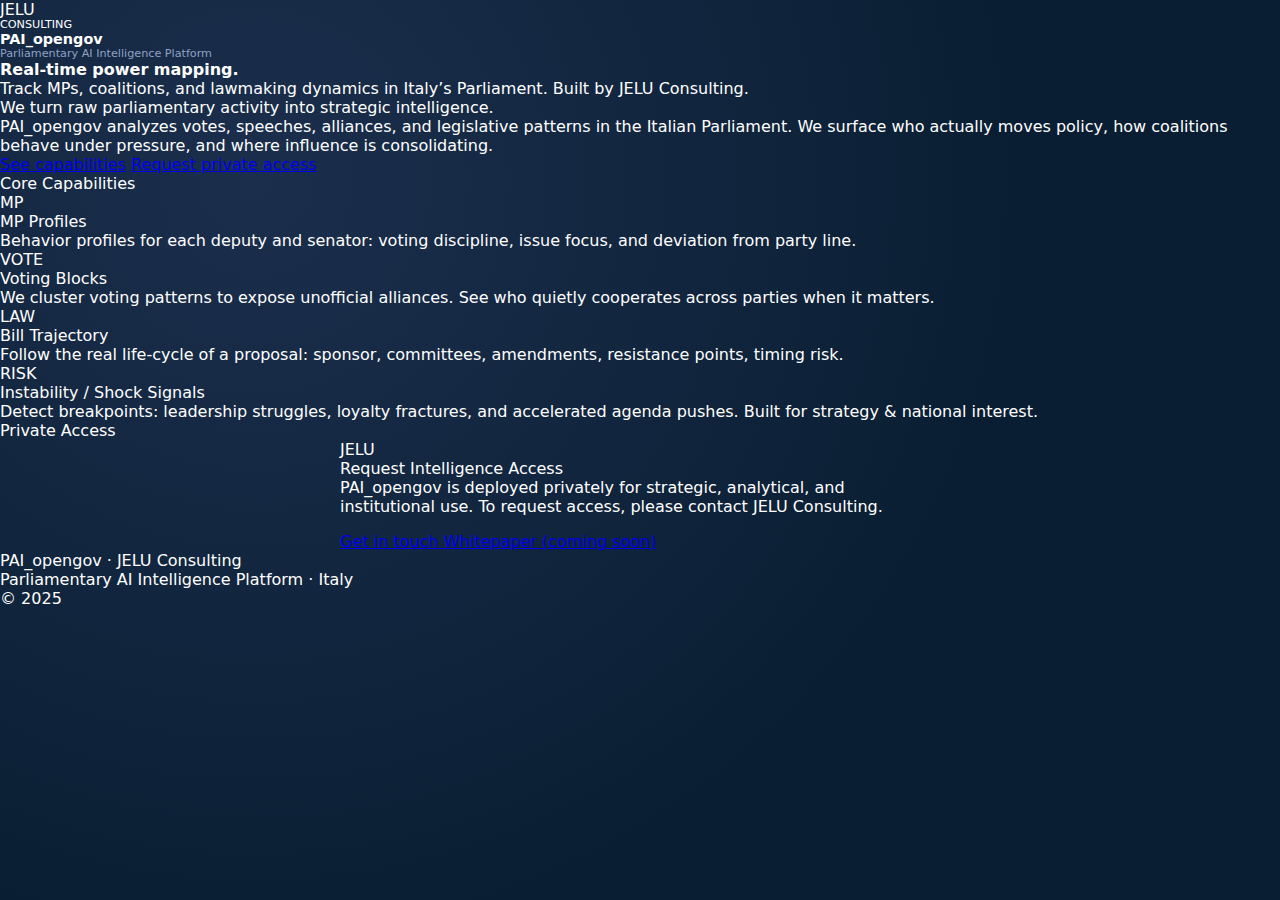
<file: index.html>
<!DOCTYPE html>
<html lang="en">
<head>
  <meta charset="UTF-8" />
  <meta name="viewport" content="width=device-width,initial-scale=1" />
  <title>PAI_opengov · JELU Consulting</title>
  <link rel="stylesheet" href="style.css" />
</head>
<body>
  <div class="page">

    <!-- HERO / HEADER CARD -->
    <section class="hero-card">
      <div class="brand-row">
        <div class="brand-left">
          <div class="brand-logo">
            <div>
              <div>JELU</div>
              <div style="font-size:0.7rem; font-weight:400; line-height:1.1;">CONSULTING</div>
            </div>
          </div>
          <div class="brand-text">
            <div class="brand-title">PAI_opengov</div>
            <div class="brand-sub">Parliamentary AI Intelligence Platform</div>
          </div>
        </div>

        <div class="tagline-box">
          <strong>Real-time power mapping.</strong><br/>
          Track MPs, coalitions, and lawmaking dynamics in Italy’s Parliament.
          Built by JELU Consulting.
        </div>
      </div>

      <div class="hero-main">
        <div>
          <div class="hero-title">
            We turn raw parliamentary activity into strategic intelligence.
          </div>
          <div class="hero-desc">
            PAI_opengov analyzes votes, speeches, alliances, and legislative patterns
            in the Italian Parliament. We surface who actually moves policy,
            how coalitions behave under pressure, and where influence is consolidating.
          </div>

          <div class="hero-cta-row">
            <a class="btn-primary" href="#features">See capabilities</a>
            <a class="btn-secondary" href="#contact">Request private access</a>
          </div>
        </div>
      </div>
    </section>

    <!-- FEATURE GRID -->
    <section class="section-block" id="features">
      <div class="section-title">Core Capabilities</div>

      <div class="feature-grid">

        <div class="feature-card">
          <div class="feature-head">
            <div class="feature-icon">MP</div>
            <div>
              <div class="feature-title">MP Profiles</div>
              <div class="feature-desc">
                Behavior profiles for each deputy and senator:
                voting discipline, issue focus, and deviation from party line.
              </div>
            </div>
          </div>
        </div>

        <div class="feature-card">
          <div class="feature-head">
            <div class="feature-icon">VOTE</div>
            <div>
              <div class="feature-title">Voting Blocks</div>
              <div class="feature-desc">
                We cluster voting patterns to expose unofficial alliances.
                See who quietly cooperates across parties when it matters.
              </div>
            </div>
          </div>
        </div>

        <div class="feature-card">
          <div class="feature-head">
            <div class="feature-icon">LAW</div>
            <div>
              <div class="feature-title">Bill Trajectory</div>
              <div class="feature-desc">
                Follow the real life-cycle of a proposal: sponsor,
                committees, amendments, resistance points, timing risk.
              </div>
            </div>
          </div>
        </div>

        <div class="feature-card">
          <div class="feature-head">
            <div class="feature-icon">RISK</div>
            <div>
              <div class="feature-title">Instability / Shock Signals</div>
              <div class="feature-desc">
                Detect breakpoints: leadership struggles, loyalty fractures,
                and accelerated agenda pushes. Built for strategy & national interest.
              </div>
            </div>
          </div>
        </div>

      </div>
    </section>

    <!-- CONTACT / ACCESS -->
    <section class="section-block" id="contact">
      <div class="section-title">Private Access</div>

      <div class="feature-card" style="max-width:600px; margin:0 auto;">
        <div class="feature-head">
          <div class="feature-icon">JELU</div>
          <div>
            <div class="feature-title">Request Intelligence Access</div>
            <div class="feature-desc">
              PAI_opengov is deployed privately for strategic, analytical,
              and institutional use. To request access, please contact JELU Consulting.
            </div>
          </div>
        </div>

        <div class="hero-cta-row" style="margin-top:1rem;">
          <a class="btn-primary" href="mailto:info@jelu-consulting.example">
            Get in touch
          </a>
          <a class="btn-secondary" href="#">
            Whitepaper (coming soon)
          </a>
        </div>
      </div>
    </section>

    <div class="footer-note">
      PAI_opengov · JELU Consulting<br/>
      Parliamentary AI Intelligence Platform · Italy<br/>
      © 2025
    </div>

  </div>
</body>
</html>
</file>
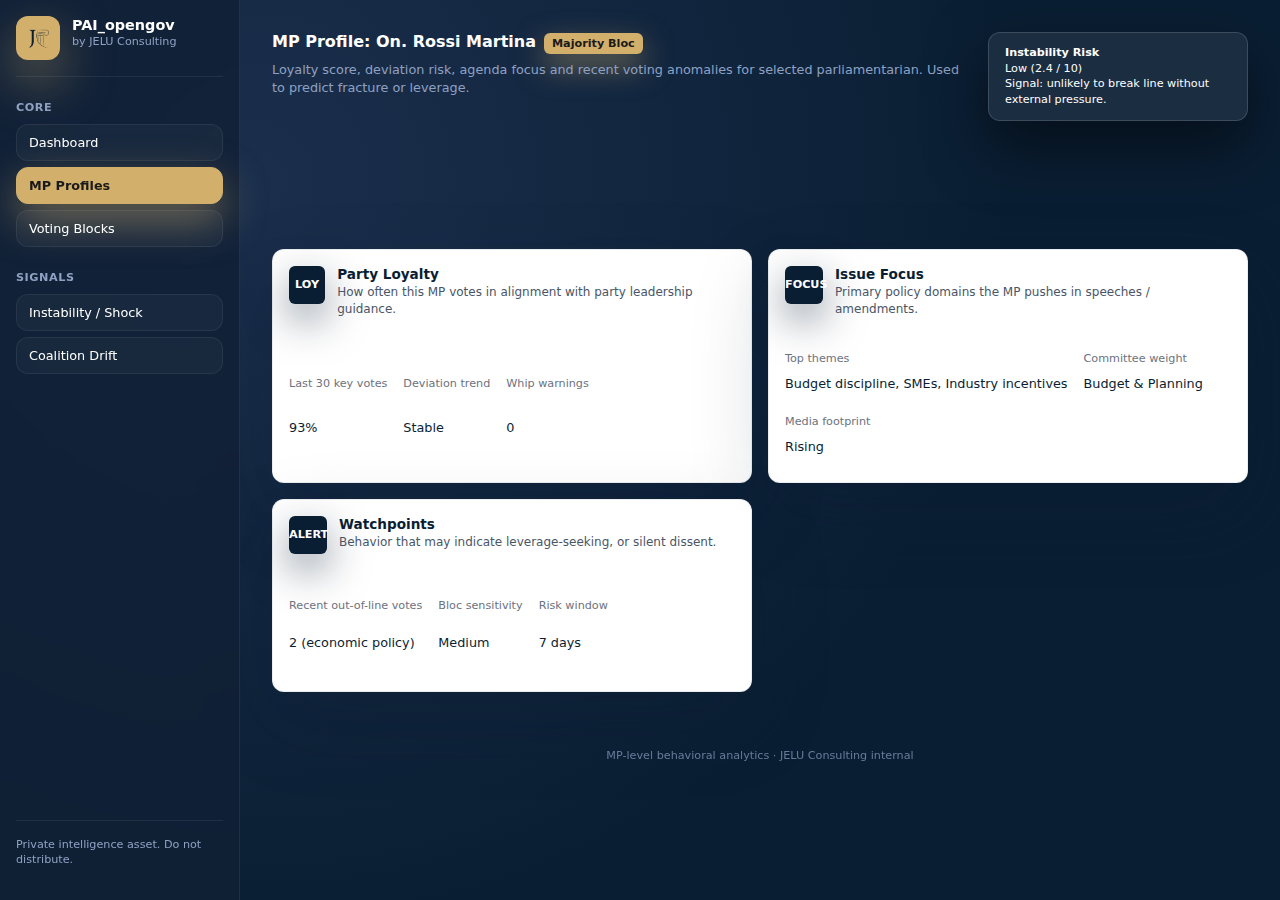
<file: mp.html>
<!DOCTYPE html>
<html lang="en">
<head>
  <meta charset="UTF-8"/>
  <meta name="viewport" content="width=device-width,initial-scale=1"/>
  <title>MP Profile · PAI_opengov</title>
  <link rel="stylesheet" href="style.css"/>
  <script defer src="app.js"></script>
</head>
<body>

  <aside class="sidebar">
    <div class="brand-block">
      <div class="brand-logo-box">
        <img src="logo-jelu-dark.png" alt="JELU"/>
      </div>
      <div class="brand-names">
        <div class="brand-title">PAI_opengov</div>
        <div class="brand-sub">by JELU Consulting</div>
      </div>
    </div>

    <div class="nav-block">
      <div class="nav-label">Core</div>
      <a class="nav-link" href="index.html">Dashboard</a>
      <a class="nav-link active" href="mp.html">MP Profiles</a>
      <a class="nav-link" href="votes.html">Voting Blocks</a>
    </div>

    <div class="nav-block">
      <div class="nav-label">Signals</div>
      <a class="nav-link" href="#risk">Instability / Shock</a>
      <a class="nav-link" href="votes.html#coalitions">Coalition Drift</a>
    </div>

    <div class="sidebar-footer">
      Private intelligence asset. Do not distribute.
    </div>
  </aside>

  <main class="main-area">

    <div class="topbar">
      <div class="topbar-left">
        <div class="page-title">
          <div>MP Profile: <span id="mp-name">On. Rossi Martina</span></div>
          <div class="chip" id="mp-party">Majority Bloc</div>
        </div>
        <div class="page-desc">
          Loyalty score, deviation risk, agenda focus and recent voting anomalies
          for selected parliamentarian. Used to predict fracture or leverage.
        </div>
      </div>

      <div class="topbar-right" id="risk">
        <strong>Instability Risk</strong><br/>
        <span id="mp-risk-score">Low (2.4 / 10)</span><br/>
        Signal: unlikely to break line without external pressure.
      </div>
    </div>

    <section class="card-grid">

      <div class="card">
        <div class="card-head">
          <div class="card-icon">LOY</div>
          <div>
            <div class="card-title">Party Loyalty</div>
            <div class="card-desc">
              How often this MP votes in alignment with party leadership guidance.
            </div>
          </div>
        </div>

        <div class="stat-block">
          <div class="stat-item">
            <div class="stat-label">Last 30 key votes</div>
            <div id="mp-loyalty-30">93%</div>
          </div>
          <div class="stat-item">
            <div class="stat-label">Deviation trend</div>
            <div id="mp-deviation-trend">Stable</div>
          </div>
          <div class="stat-item">
            <div class="stat-label">Whip warnings</div>
            <div id="mp-whip-warnings">0</div>
          </div>
        </div>
      </div>

      <div class="card">
        <div class="card-head">
          <div class="card-icon">FOCUS</div>
          <div>
            <div class="card-title">Issue Focus</div>
            <div class="card-desc">
              Primary policy domains the MP pushes in speeches / amendments.
            </div>
          </div>
        </div>

        <div class="stat-block">
          <div class="stat-item">
            <div class="stat-label">Top themes</div>
            <div id="mp-top-themes">Budget discipline, SMEs, Industry incentives</div>
          </div>
          <div class="stat-item">
            <div class="stat-label">Committee weight</div>
            <div id="mp-committee">Budget & Planning</div>
          </div>
          <div class="stat-item">
            <div class="stat-label">Media footprint</div>
            <div id="mp-media">Rising</div>
          </div>
        </div>
      </div>

      <div class="card">
        <div class="card-head">
          <div class="card-icon">ALERT</div>
          <div>
            <div class="card-title">Watchpoints</div>
            <div class="card-desc">
              Behavior that may indicate leverage-seeking, or silent dissent.
            </div>
          </div>
        </div>

        <div class="stat-block">
          <div class="stat-item">
            <div class="stat-label">Recent out-of-line votes</div>
            <div id="mp-out-of-line">2 (economic policy)</div>
          </div>
          <div class="stat-item">
            <div class="stat-label">Bloc sensitivity</div>
            <div id="mp-sensitivity">Medium</div>
          </div>
          <div class="stat-item">
            <div class="stat-label">Risk window</div>
            <div id="mp-risk-window">7 days</div>
          </div>
        </div>
      </div>

    </section>

    <div class="footer-hint">
      MP-level behavioral analytics · JELU Consulting internal
    </div>

  </main>

</body>
</html>
</file>
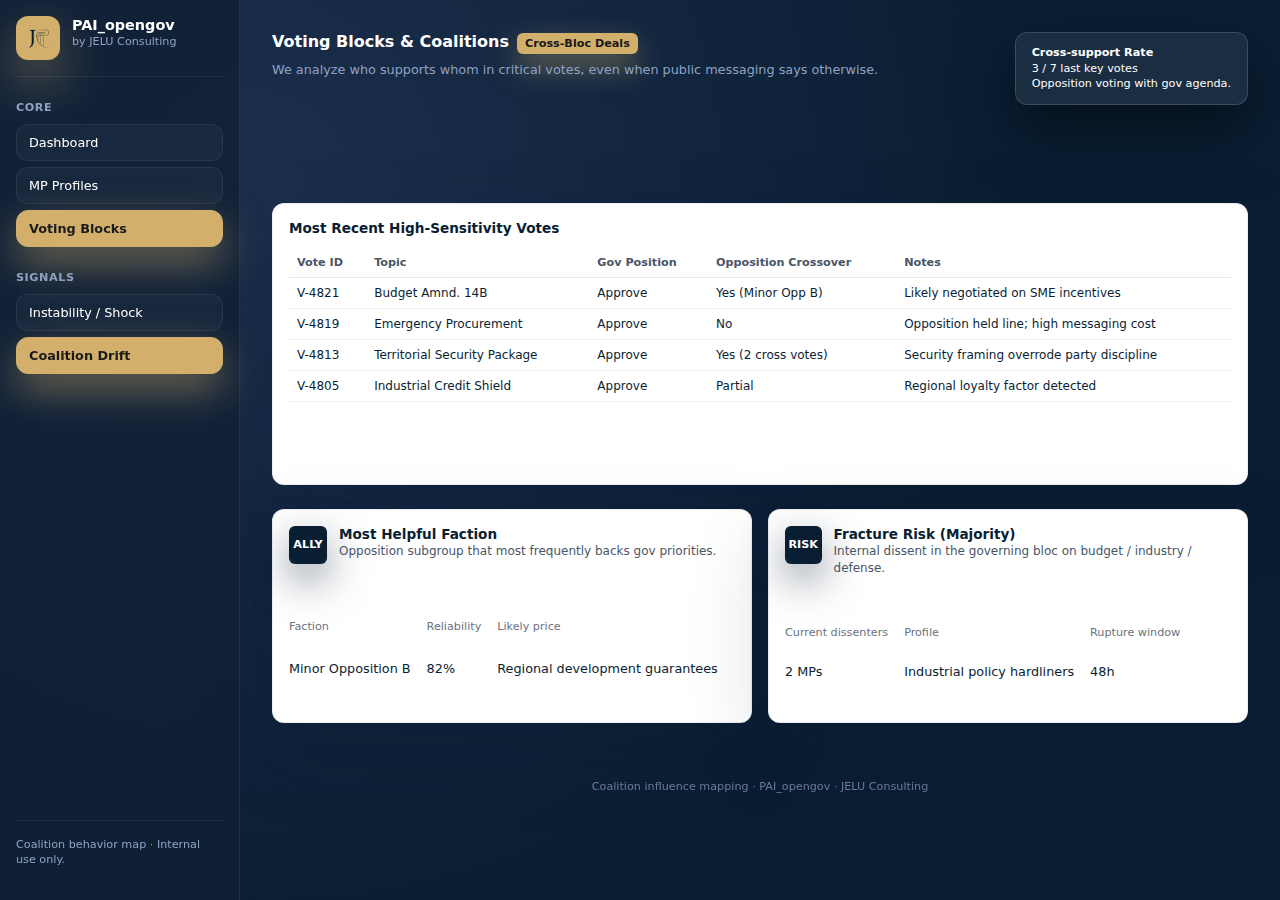
<file: votes.html>
<!DOCTYPE html>
<html lang="en">
<head>
  <meta charset="UTF-8"/>
  <meta name="viewport" content="width=device-width,initial-scale=1"/>
  <title>Voting Blocks · PAI_opengov</title>
  <link rel="stylesheet" href="style.css"/>
  <script defer src="app.js"></script>
</head>
<body>

  <aside class="sidebar">
    <div class="brand-block">
      <div class="brand-logo-box">
        <img src="logo-jelu-dark.png" alt="JELU"/>
      </div>
      <div class="brand-names">
        <div class="brand-title">PAI_opengov</div>
        <div class="brand-sub">by JELU Consulting</div>
      </div>
    </div>

    <div class="nav-block">
      <div class="nav-label">Core</div>
      <a class="nav-link" href="index.html">Dashboard</a>
      <a class="nav-link" href="mp.html">MP Profiles</a>
      <a class="nav-link active" href="votes.html">Voting Blocks</a>
    </div>

    <div class="nav-block">
      <div class="nav-label">Signals</div>
      <a class="nav-link" href="mp.html#risk">Instability / Shock</a>
      <a class="nav-link active" href="#coalitions">Coalition Drift</a>
    </div>

    <div class="sidebar-footer">
      Coalition behavior map · Internal use only.
    </div>
  </aside>

  <main class="main-area">

    <div class="topbar">
      <div class="topbar-left">
        <div class="page-title">
          <div>Voting Blocks & Coalitions</div>
          <div class="chip">Cross-Bloc Deals</div>
        </div>
        <div class="page-desc">
          We analyze who supports whom in critical votes, even when
          public messaging says otherwise.
        </div>
      </div>

      <div class="topbar-right">
        <strong>Cross-support Rate</strong><br/>
        <span id="xb-support-rate">3 / 7 last key votes</span><br/>
        Opposition voting with gov agenda.
      </div>
    </div>

    <!-- TABLE -->
    <section class="table-card" id="coalitions">
      <div class="table-card-title">
        Most Recent High-Sensitivity Votes
      </div>

      <table>
        <thead>
          <tr>
            <th>Vote ID</th>
            <th>Topic</th>
            <th>Gov Position</th>
            <th>Opposition Crossover</th>
            <th>Notes</th>
          </tr>
        </thead>
        <tbody id="vote-table-body">
          <tr>
            <td>V-4821</td>
            <td>Budget Amnd. 14B</td>
            <td>Approve</td>
            <td>Yes (Minor Opp B)</td>
            <td>Likely negotiated on SME incentives</td>
          </tr>
          <tr>
            <td>V-4819</td>
            <td>Emergency Procurement</td>
            <td>Approve</td>
            <td>No</td>
            <td>Opposition held line; high messaging cost</td>
          </tr>
          <tr>
            <td>V-4813</td>
            <td>Territorial Security Package</td>
            <td>Approve</td>
            <td>Yes (2 cross votes)</td>
            <td>Security framing overrode party discipline</td>
          </tr>
          <tr>
            <td>V-4805</td>
            <td>Industrial Credit Shield</td>
            <td>Approve</td>
            <td>Partial</td>
            <td>Regional loyalty factor detected</td>
          </tr>
        </tbody>
      </table>
    </section>

    <section class="card-grid">

      <div class="card">
        <div class="card-head">
          <div class="card-icon">ALLY</div>
          <div>
            <div class="card-title">Most Helpful Faction</div>
            <div class="card-desc">
              Opposition subgroup that most frequently backs gov priorities.
            </div>
          </div>
        </div>

        <div class="stat-block">
          <div class="stat-item">
            <div class="stat-label">Faction</div>
            <div id="ally-faction">Minor Opposition B</div>
          </div>
          <div class="stat-item">
            <div class="stat-label">Reliability</div>
            <div id="ally-reliability">82%</div>
          </div>
          <div class="stat-item">
            <div class="stat-label">Likely price</div>
            <div id="ally-price">Regional development guarantees</div>
          </div>
        </div>
      </div>

      <div class="card">
        <div class="card-head">
          <div class="card-icon">RISK</div>
          <div>
            <div class="card-title">Fracture Risk (Majority)</div>
            <div class="card-desc">
              Internal dissent in the governing bloc on budget / industry / defense.
            </div>
          </div>
        </div>

        <div class="stat-block">
          <div class="stat-item">
            <div class="stat-label">Current dissenters</div>
            <div id="fracture-dissenters">2 MPs</div>
          </div>
          <div class="stat-item">
            <div class="stat-label">Profile</div>
            <div id="fracture-profile">Industrial policy hardliners</div>
          </div>
          <div class="stat-item">
            <div class="stat-label">Rupture window</div>
            <div id="fracture-window">48h</div>
          </div>
        </div>
      </div>

    </section>

    <div class="footer-hint">
      Coalition influence mapping · PAI_opengov · JELU Consulting
    </div>

  </main>

</body>
</html>
</file>
<file: style.css>
:root {
  --bg-page: #0A1E33;
  --bg-panel: #101f34;
  --bg-panel-soft: #182a45;
  --bg-card: #ffffff;
  --bg-chip: #D2AF6B;
  --text-light: #ffffff;
  --text-dim: #8fa1c3;
  --text-dark: #0A1E33;
  --radius-lg: 20px;
  --radius-md: 12px;
  --radius-sm: 6px;
  --font-main: -apple-system, BlinkMacSystemFont, "Inter", system-ui, sans-serif;
  --border-card: rgba(10,30,51,0.08);
  --shadow-card: 0 30px 80px rgba(10,30,51,0.18);
}

* {
  box-sizing: border-box;
  -webkit-font-smoothing: antialiased;
}

body {
  margin: 0;
  background: radial-gradient(circle at 20% 20%, #1b2f4d 0%, #0A1E33 60%);
  color: var(--text-light);
  font-family: var(--font-main);
  display: flex;
  min-height: 100vh;
}

/* SIDEBAR */
.sidebar {
  width: 240px;
  background-color: rgba(16,31,52,0.8);
  backdrop-filter: blur(12px);
  border-right: 1px solid rgba(255,255,255,0.07);
  padding: 1rem 1rem 2rem;
  display: flex;
  flex-direction: column;
}

.brand-block {
  display: flex;
  align-items: flex-start;
  gap: 0.75rem;
  padding-bottom: 1rem;
  border-bottom: 1px solid rgba(255,255,255,0.07);
}

.brand-logo-box {
  width: 44px;
  height: 44px;
  border-radius: var(--radius-md);
  background-color: var(--bg-chip);
  color: #1a1a1a;
  font-size: 0;
  display: flex;
  align-items: center;
  justify-content: center;
  box-shadow: 0 20px 50px rgba(210,175,107,0.5);
}
.brand-logo-box img {
  width: 32px;
  height: 32px;
  object-fit: contain;
}

.brand-names {
  line-height: 1.3;
}
.brand-title {
  color: var(--text-light);
  font-weight: 600;
  font-size: 0.9rem;
}
.brand-sub {
  color: var(--text-dim);
  font-size: 0.7rem;
  font-weight: 500;
}

.nav-block {
  margin-top: 1.5rem;
  display: grid;
  gap: 0.4rem;
}

.nav-label {
  font-size: 0.7rem;
  color: var(--text-dim);
  text-transform: uppercase;
  letter-spacing: 0.05em;
  font-weight: 600;
  margin-bottom: 0.25rem;
}

.nav-link {
  appearance: none;
  border: 0;
  background-color: rgba(255,255,255,0.03);
  border: 1px solid rgba(255,255,255,0.07);
  color: var(--text-light);
  text-align: left;
  padding: 0.6rem 0.75rem;
  border-radius: var(--radius-md);
  font-size: 0.8rem;
  font-weight: 500;
  text-decoration: none;
  line-height: 1.2;
  display: block;
}
.nav-link.active {
  background-color: var(--bg-chip);
  color: #1a1a1a;
  border-color: var(--bg-chip);
  font-weight: 600;
  box-shadow: 0 16px 40px rgba(210,175,107,0.5);
}

.sidebar-footer {
  margin-top: auto;
  font-size: 0.7rem;
  color: var(--text-dim);
  line-height: 1.4;
  border-top: 1px solid rgba(255,255,255,0.07);
  padding-top: 1rem;
}

/* MAIN AREA */
.main-area {
  flex: 1;
  background: transparent;
  padding: 2rem;
  display: grid;
  gap: 1.5rem;
  color: var(--text-light);
  min-width: 0;
}

/* HEADER BAR (TOP OF MAIN) */
.topbar {
  display: flex;
  flex-wrap: wrap;
  justify-content: space-between;
  gap: 1rem;
  align-items: flex-start;
}

.topbar-left {
  max-width: 700px;
}

.page-title {
  font-size: 1rem;
  font-weight: 600;
  color: var(--text-light);
  line-height: 1.3;
  display: flex;
  flex-wrap: wrap;
  gap: 0.5rem;
  align-items: baseline;
}

.page-title .chip {
  background-color: var(--bg-chip);
  color: #1a1a1a;
  font-size: 0.7rem;
  font-weight: 600;
  line-height: 1.2;
  padding: 0.25rem 0.5rem;
  border-radius: var(--radius-sm);
  box-shadow: 0 12px 30px rgba(210,175,107,0.5);
}

.page-desc {
  font-size: 0.8rem;
  color: var(--text-dim);
  line-height: 1.4;
  margin-top: 0.4rem;
}

.topbar-right {
  min-width: 220px;
  background-color: rgba(255,255,255,0.07);
  border: 1px solid rgba(255,255,255,0.15);
  color: var(--text-light);
  border-radius: var(--radius-md);
  padding: 0.75rem 1rem;
  font-size: 0.7rem;
  line-height: 1.4;
  box-shadow: 0 25px 60px rgba(0,0,0,0.5);
  max-width: 260px;
}

/* GRID LAYOUT OF CARDS */
.card-grid {
  display: grid;
  grid-template-columns: repeat(auto-fit, minmax(min(320px,100%),1fr));
  gap: 1rem;
}

/* INDIVIDUAL CARD */
.card {
  background-color: var(--bg-card);
  color: var(--text-dark);
  border-radius: var(--radius-md);
  border: 1px solid var(--border-card);
  box-shadow: var(--shadow-card);
  padding: 1rem 1rem 1.25rem;
  min-height: 140px;
  display: grid;
  gap: 0.5rem;
}

.card-head {
  display: flex;
  align-items: flex-start;
  gap: 0.75rem;
}

.card-icon {
  width: 38px;
  height: 38px;
  background-color: var(--bg-page);
  color: var(--text-light);
  font-size: 0.7rem;
  font-weight: 600;
  border-radius: var(--radius-sm);
  line-height: 38px;
  text-align: center;
  box-shadow: 0 15px 40px rgba(10, 30, 51, 0.5);
}

.card-title {
  font-size: 0.85rem;
  font-weight: 600;
  color: var(--text-dark);
  line-height: 1.3;
}

.card-desc {
  color: #4a5568;
  font-size: 0.75rem;
  line-height: 1.4;
}

.stat-block {
  display: flex;
  flex-wrap: wrap;
  gap: 1rem;
  font-size: 0.8rem;
  color: var(--text-dark);
  font-weight: 500;
  line-height: 1.3;
}

.stat-item {
  display: grid;
  gap: 0.25rem;
}

.stat-label {
  font-size: 0.7rem;
  color: #6b7280;
  font-weight: 500;
  line-height: 1.2;
}

/* TABLE (used in votes page) */

.table-card {
  background-color: var(--bg-card);
  border-radius: var(--radius-md);
  border: 1px solid var(--border-card);
  box-shadow: var(--shadow-card);
  padding: 1rem 1rem 0.5rem;
  overflow-x: auto;
}

.table-card-title {
  font-size: 0.85rem;
  font-weight: 600;
  color: var(--text-dark);
  margin-bottom: 0.75rem;
}

table {
  border-collapse: collapse;
  width: 100%;
  min-width: 500px;
  font-size: 0.75rem;
  color: var(--text-dark);
}

th {
  text-align: left;
  font-weight: 600;
  color: #4a5568;
  font-size: 0.7rem;
  border-bottom: 1px solid rgba(10,30,51,0.1);
  padding: 0.5rem 0.5rem;
  white-space: nowrap;
}
td {
  border-bottom: 1px solid rgba(10,30,51,0.07);
  padding: 0.5rem 0.5rem;
  vertical-align: top;
  white-space: nowrap;
}

/* FOOTER BAR under main content */
.footer-hint {
  font-size: 0.7rem;
  font-weight: 400;
  color: var(--text-dim);
  line-height: 1.4;
  margin-top: 2rem;
  text-align: center;
  opacity: 0.7;
}
</file>
